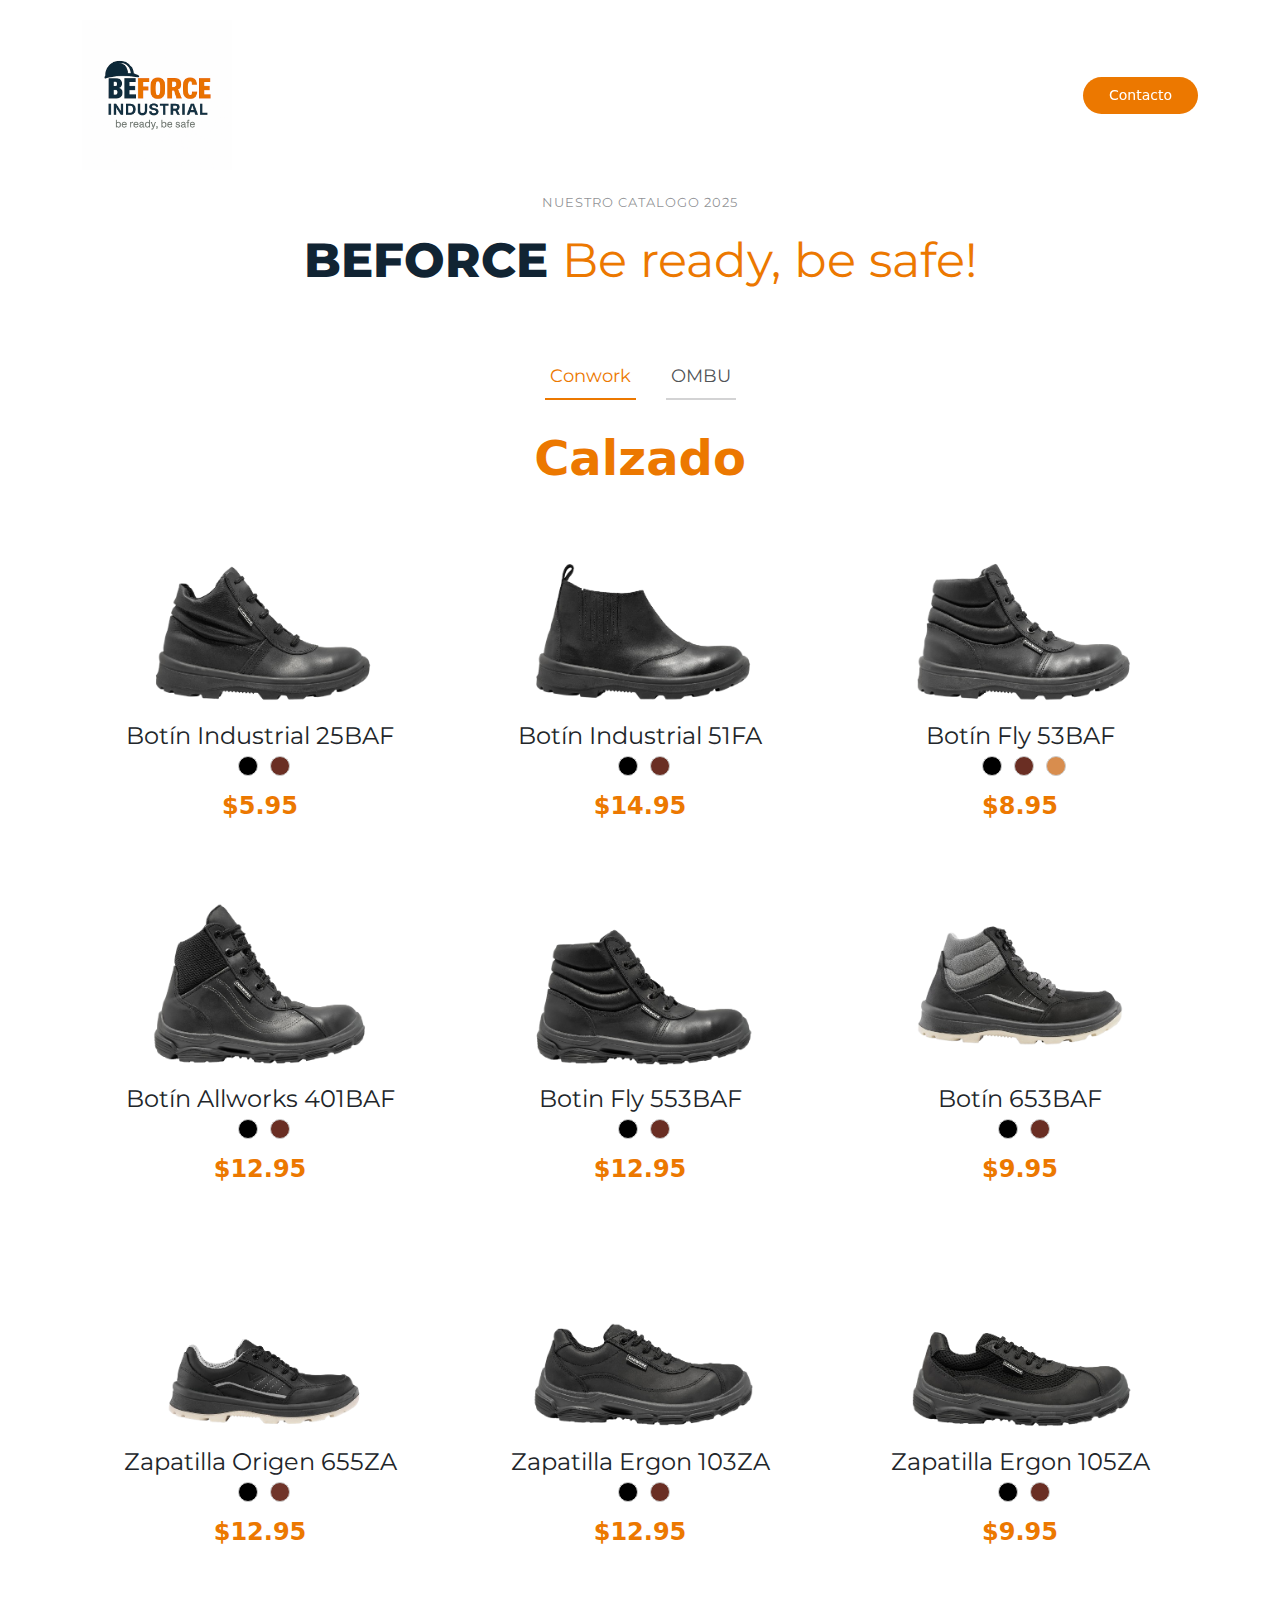
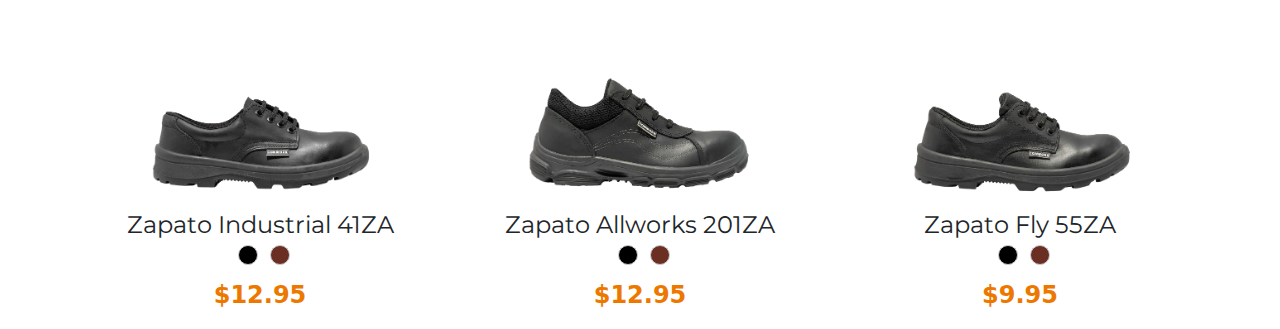
<file: industrial.html>
<!DOCTYPE html>
<html lang="es">
  <head>
    <meta charset="UTF-8" />
    <meta name="viewport" content="width=device-width, initial-scale=1" />
    <title>Beforce – Coming Soon</title>
    <link rel="stylesheet" href="assets/vendor/bootstrap/bootstrap.min.css" />
    <link rel="stylesheet" href="industrial_styles.css" />
    <!-- <link rel="stylesheet" href="https://bootstrapmade.com/assets/css/demo.css?v=52"> -->
    <link
      href="https://fonts.googleapis.com/css2?family=Roboto:ital,wght@0,100;0,300;0,400;0,500;0,700;0,900;1,100;1,300;1,400;1,500;1,700;1,900&amp;family=Inter:wght@100;200;300;400;500;600;700;800;900&amp;family=Amatic+SC:wght@400;700&amp;display=swap"
      rel="stylesheet"
    />
    <link
      href="https://fonts.googleapis.com/css2?family=Montserrat:wght@400;800&display=swap"
      rel="stylesheet"
    />
  </head>
  <body>
    <header id="header" class="header d-flex align-items-center sticky-top">
      <div
        class="container position-relative d-flex align-items-center justify-content-between"
      >
        <a
          href="index.html"
          class="logo d-flex align-items-center me-auto me-xl-0"
        >
          <!-- Uncomment the line below if you also wish to use an image logo -->
          <img src="assets/img/industrial_logo.png" alt="" />
          <!-- <h1 class="sitename">Yummy</h1> -->
          <!-- <span>.</span> -->
        </a>

        <nav id="navmenu" class="navmenu">
          <!-- <ul>
            <li><a href="#hero" class="active">Home<br></a></li>
            <li><a href="#about" class="">About</a></li>
            <li><a href="#menu" class="">Menu</a></li>
            <li><a href="#events" class="">Events</a></li>
            <li><a href="#chefs">Chefs</a></li>
            <li><a href="#gallery">Gallery</a></li>
            <li class="dropdown"><a href="#"><span>Dropdown</span> <i class="bi bi-chevron-down toggle-dropdown"></i></a>
              <ul>
                <li><a href="#">Dropdown 1</a></li>
                <li class="dropdown"><a href="#"><span>Deep Dropdown</span> <i class="bi bi-chevron-down toggle-dropdown"></i></a>
                  <ul>
                    <li><a href="#">Deep Dropdown 1</a></li>
                    <li><a href="#">Deep Dropdown 2</a></li>
                    <li><a href="#">Deep Dropdown 3</a></li>
                    <li><a href="#">Deep Dropdown 4</a></li>
                    <li><a href="#">Deep Dropdown 5</a></li>
                  </ul>
                </li>
                <li><a href="#">Dropdown 2</a></li>
                <li><a href="#">Dropdown 3</a></li>
                <li><a href="#">Dropdown 4</a></li>
              </ul>
            </li>
            <li><a href="#contact">Contact</a></li>
          </ul> -->
          <i class="mobile-nav-toggle d-xl-none bi bi-list"></i>
        </nav>

        <a class="btn-getstarted" href="index.html">Contacto</a>
      </div>
    </header>

    <section id="menu" class="menu section">
      <!-- Section Title -->
      <div
        class="container section-title aos-init aos-animate"
        data-aos="fade-up"
      >
        <h2>NUESTRO CATALOGO 2025</h2>
        <p>
          <span>BEFORCE</span>
          <span class="description-title">Be ready, be safe!</span>
        </p>
      </div>
      <!-- End Section Title -->

      <div class="container">
        <ul
          class="nav nav-tabs d-flex justify-content-center aos-init aos-animate"
          data-aos="fade-up"
          data-aos-delay="100"
          role="tablist"
        >
          <li class="nav-item" role="presentation">
            <a
              class="nav-link active show"
              data-bs-toggle="tab"
              data-bs-target="#menu-calzado"
              aria-selected="true"
              role="tab"
            >
              <h4>Conwork</h4>
            </a>
          </li>
          <!-- End tab nav item -->

          <li class="nav-item" role="presentation">
            <a
              class="nav-link"
              data-bs-toggle="tab"
              data-bs-target="#menu-breakfast"
              aria-selected="false"
              tabindex="-1"
              role="tab"
            >
              <h4>OMBU</h4> </a
            ><!-- End tab nav item -->
          </li>
          <!-- <li class="nav-item" role="presentation">
            <a
              class="nav-link"
              data-bs-toggle="tab"
              data-bs-target="#menu-lunch"
              aria-selected="false"
              tabindex="-1"
              role="tab"
            >
              <h4>Lunch</h4>
            </a>
          </li> -->
          <!-- End tab nav item -->

          <!-- <li class="nav-item" role="presentation">
            <a
              class="nav-link"
              data-bs-toggle="tab"
              data-bs-target="#menu-dinner"
              aria-selected="false"
              tabindex="-1"
              role="tab"
            >
              <h4>Dinner</h4>
            </a>
          </li> -->
          <!-- End tab nav item -->
        </ul>

        <div
          class="tab-content aos-init aos-animate"
          data-aos="fade-up"
          data-aos-delay="200"
        >
          <div
            class="tab-pane fade active show"
            id="menu-starters"
            role="tabpanel"
          >
            <div class="tab-header text-center">
              <!-- <p>Menu</p> -->
              <h3>Calzado</h3>
            </div>

            <div class="row gy-5">
              <div class="col-lg-4 menu-item">
                <a
                  href="assets/img/conwork/botines/25BAF_NEGRO.png"
                  class="glightbox"
                  ><img
                    src="assets/img/conwork/botines/25BAF_NEGRO.png"
                    class="menu-img img-fluid product-img"
                    alt=""
                /></a>
                <h4>Botín Industrial 25BAF</h4>
                <p class="ingredients">
                  <span
                    class="color-circle"
                    style="background-color: black"
                    data-color="black"
                    data-img="assets/img/conwork/botines/25BAF_NEGRO.png"
                  ></span>
                  <span
                    class="color-circle"
                    style="background-color: #6a2e23"
                    data-color="brown"
                    data-img="assets/img/conwork/botines/25BAF_CEDRO.png"
                  ></span>
                </p>
                <p class="price">$5.95</p>
              </div>
              <!-- Menu Item -->

              <div class="col-lg-4 menu-item">
                <a
                  href="assets/img/conwork/botines/51FA_NEGRO.png"
                  class="glightbox"
                  ><img
                    src="assets/img/conwork/botines/51FA_NEGRO.png"
                    class="menu-img img-fluid product-img"
                    alt=""
                /></a>
                <h4>Botín Industrial 51FA</h4>
                <p class="ingredients">
                  <span
                    class="color-circle"
                    style="background-color: black"
                    data-color="black"
                    data-img="assets/img/conwork/botines/51FA_NEGRO.png"
                  ></span>
                  <span
                    class="color-circle"
                    style="background-color: #6a2e23"
                    data-color="brown"
                    data-img="assets/img/conwork/botines/51FA_CEDRO.png"
                  ></span>
                </p>
                <p class="price">$14.95</p>
              </div>
              <!-- Menu Item -->

              <div class="col-lg-4 menu-item">
                <a
                  href="assets/img/conwork/botines/53BAF_NEGRO.png"
                  class="glightbox"
                  ><img
                    src="assets/img/conwork/botines/53BAF_NEGRO.png"
                    class="menu-img img-fluid product-img"
                    alt=""
                /></a>
                <h4>Botín Fly 53BAF</h4>
                <p class="ingredients">
                  <span
                    class="color-circle"
                    style="background-color: black"
                    data-color="black"
                    data-img="assets/img/conwork/botines/53BAF_NEGRO.png"
                  ></span>
                  <span
                    class="color-circle"
                    style="background-color: #6a2e23"
                    data-color="brown"
                    data-img="assets/img/conwork/botines/53BAF_CEDRO.png"
                  ></span>
                  <span
                    class="color-circle"
                    style="background-color: #d88d4e"
                    data-color="camel"
                    data-img="assets/img/conwork/botines/53BAF_CAMEL.png"
                  ></span>
                </p>
                <p class="price">$8.95</p>
              </div>
              <!-- Menu Item -->

              <div class="col-lg-4 menu-item">
                <a
                  href="assets/img/conwork/botines/401BAF_NEGRO.png"
                  class="glightbox"
                  ><img
                    src="assets/img/conwork/botines/401BAF_NEGRO.png"
                    class="menu-img img-fluid product-img"
                    alt=""
                /></a>
                <h4>Botín Allworks 401BAF</h4>
                <p class="ingredients">
                  <span
                    class="color-circle"
                    style="background-color: black"
                    data-color="black"
                    data-img="assets/img/conwork/botines/401BAF_NEGRO.png"
                  ></span>
                  <span
                    class="color-circle"
                    style="background-color: #6a2e23"
                    data-color="brown"
                    data-img="assets/img/conwork/botines/401BAF_CEDRO.png"
                  ></span>
                </p>
                <p class="price">$12.95</p>
              </div>
              <!-- Menu Item -->

              <div class="col-lg-4 menu-item">
                <a
                  href="assets/img/conwork/botines/553BAF_NEGRO.png"
                  class="glightbox"
                  ><img
                    src="assets/img/conwork/botines/553BAF_NEGRO.png"
                    class="menu-img img-fluid product-img"
                    alt=""
                /></a>
                <h4>Botin Fly 553BAF</h4>
                <p class="ingredients">
                  <span
                    class="color-circle"
                    style="background-color: black"
                    data-color="black"
                    data-img="assets/img/conwork/botines/553BAF_NEGRO.png"
                  ></span>
                  <span
                    class="color-circle"
                    style="background-color: #6a2e23"
                    data-color="brown"
                    data-img="assets/img/conwork/botines/553BAF_CEDRO.png"
                  ></span>
                </p>
                <p class="price">$12.95</p>
              </div>
              <!-- Menu Item -->

              <div class="col-lg-4 menu-item">
                <a
                  href="assets/img/conwork/botines/653BAF_NEGROGRIS.png"
                  class="glightbox"
                  ><img
                    src="assets/img/conwork/botines/653BAF_NEGROGRIS.png"
                    class="menu-img img-fluid product-img"
                    alt=""
                /></a>
                <h4>Botín 653BAF</h4>
                <p class="ingredients">
                  <span
                    class="color-circle"
                    style="background-color: black"
                    data-color="black"
                    data-img="assets/img/conwork/botines/653BAF_NEGROGRIS.png"
                  ></span>
                  <span
                    class="color-circle"
                    style="background-color: #6a2e23"
                    data-color="brown"
                    data-img="assets/img/conwork/botines/653BAF_CHOCO.png"
                  ></span>
                </p>
                <p class="price">$9.95</p>
              </div>
              <!-- Menu Item -->

              <div class="col-lg-4 menu-item">
                <a
                  href="assets/img/conwork/zapatilla/655ZA_NEGROGRIS.png"
                  class="glightbox"
                  ><img
                    src="assets/img/conwork/zapatilla/655ZA_NEGROGRIS.png"
                    class="menu-img img-fluid product-img"
                    alt=""
                /></a>
                <h4>Zapatilla Origen 655ZA</h4>
                <p class="ingredients">
                  <span
                    class="color-circle"
                    style="background-color: black"
                    data-color="black"
                    data-img="assets/img/conwork/zapatilla/655ZA_NEGROGRIS.png"
                  ></span>
                  <span
                    class="color-circle"
                    style="background-color: #70352a"
                    data-color="brown"
                    data-img="assets/img/conwork/zapatilla/655ZA_CHOCO.png"
                  ></span>
                </p>
                <p class="price">$12.95</p>
              </div>
              <!-- Menu Item -->

              <div class="col-lg-4 menu-item">
                <a
                  href="assets/img/conwork/zapatilla/103ZA_NEGRO.png"
                  class="glightbox"
                  ><img
                    src="assets/img/conwork/zapatilla/103ZA_NEGRO.png"
                    class="menu-img img-fluid product-img"
                    alt=""
                /></a>
                <h4>Zapatilla Ergon 103ZA</h4>
                <p class="ingredients">
                  <span
                    class="color-circle"
                    style="background-color: black"
                    data-color="black"
                    data-img="assets/img/conwork/zapatilla/103ZA_NEGRO.png"
                  ></span>
                  <span
                    class="color-circle"
                    style="background-color: #6a2e23"
                    data-color="brown"
                    data-img="assets/img/conwork/zapatilla/103ZA_CEDRO.png"
                  ></span>
                </p>
                <p class="price">$12.95</p>
              </div>
              <!-- Menu Item -->

              <div class="col-lg-4 menu-item">
                <a
                  href="assets/img/conwork/zapatilla/105ZA_NEGRO.png"
                  class="glightbox"
                  ><img
                    src="assets/img/conwork/zapatilla/105ZA_NEGRO.png"
                    class="menu-img img-fluid product-img"
                    alt=""
                /></a>
                <h4>Zapatilla Ergon 105ZA</h4>
                <p class="ingredients">
                  <span
                    class="color-circle"
                    style="background-color: black"
                    data-color="black"
                    data-img="assets/img/conwork/zapatilla/105ZA_NEGRO.png"
                  ></span>
                  <span
                    class="color-circle"
                    style="background-color: #6a2e23"
                    data-color="brown"
                    data-img="assets/img/conwork/zapatilla/105ZA_CEDRO.png"
                  ></span>
                </p>
                <p class="price">$9.95</p>
              </div>
              <!-- Menu Item -->

              <div class="col-lg-4 menu-item">
                <a
                  href="assets/img/conwork/zapatos/41ZA_NEGRO.png"
                  class="glightbox"
                  ><img
                    src="assets/img/conwork/zapatos/41ZA_NEGRO.png"
                    class="menu-img img-fluid product-img"
                    alt=""
                /></a>
                <h4>Zapato Industrial 41ZA</h4>
                <p class="ingredients">
                  <span
                    class="color-circle"
                    style="background-color: black"
                    data-color="black"
                    data-img="assets/img/conwork/zapatos/41ZA_NEGRO.png"
                  ></span>
                  <span
                    class="color-circle"
                    style="background-color: #6a2e23"
                    data-color="brown"
                    data-img="assets/img/conwork/zapatos/41ZA_cedro.png"
                  ></span>
                </p>
                <p class="price">$12.95</p>
              </div>
              <!-- Menu Item -->

              <div class="col-lg-4 menu-item">
                <a
                  href="assets/img/conwork/zapatos/201ZA_negro.png"
                  class="glightbox"
                  ><img
                    src="assets/img/conwork/zapatos/201ZA_negro.png"
                    class="menu-img img-fluid product-img"
                    alt=""
                /></a>
                <h4>Zapato Allworks 201ZA</h4>
                <p class="ingredients">
                  <span
                  class="color-circle"
                  style="background-color: black"
                  data-color="black"
                  data-img="assets/img/conwork/zapatos/201ZA_negro.png"
                ></span>
                <span
                  class="color-circle"
                  style="background-color: #6a2e23"
                  data-color="brown"
                  data-img="assets/img/conwork/zapatos/201ZA_cedro.png"
                ></span>
                </p>
                <p class="price">$12.95</p>
              </div>
              <!-- Menu Item -->

              <div class="col-lg-4 menu-item">
                <a
                  href="assets/img/conwork/zapatos/55ZA_negro.png"
                  class="glightbox"
                  ><img
                    src="assets/img/conwork/zapatos/55ZA_negro.png"
                    class="menu-img img-fluid product-img"
                    alt=""
                /></a>
                <h4>Zapato Fly 55ZA</h4>
                <p class="ingredients">
                  <span
                  class="color-circle"
                  style="background-color: black"
                  data-color="black"
                  data-img="assets/img/conwork/zapatos/55ZA_negro.png"
                ></span>
                <span
                  class="color-circle"
                  style="background-color: #6a2e23"
                  data-color="brown"
                  data-img="assets/img/conwork/zapatos/55ZA_cedro.png"
                ></span>
                </p>
                <p class="price">$9.95</p>
              </div>
              <!-- Menu Item -->
            </div>
          </div>
          <!-- End Starter Menu Content -->

          <div class="tab-pane fade" id="menu-breakfast" role="tabpanel">
            <div class="tab-header text-center">
              <p>Menu</p>
              <h3>Breakfast</h3>
            </div>

            <div class="row gy-5">
              <div class="col-lg-4 menu-item">
                <a
                  href="assets/img/conwork/botines/25BAF_NEGRO.png"
                  class="glightbox"
                  ><img
                    src="assets/img/conwork/botines/25BAF_NEGRO.png"
                    class="menu-img img-fluid product-img"
                    alt=""
                /></a>
                <h4>Magnam Tiste</h4>
                <p class="ingredients">Color: Negro</p>
                <p class="price">$5.95</p>
              </div>
              <!-- Menu Item -->

              <div class="col-lg-4 menu-item">
                <a
                  href="assets/img/conwork/botines/25BAF_NEGRO.png"
                  class="glightbox"
                  ><img
                    src="assets/img/conwork/botines/25BAF_NEGRO.png"
                    class="menu-img img-fluid product-img"
                    alt=""
                /></a>
                <h4>Aut Luia</h4>
                <p class="ingredients">Color: Negro</p>
                <p class="price">$14.95</p>
              </div>
              <!-- Menu Item -->

              <div class="col-lg-4 menu-item">
                <a
                  href="assets/img/conwork/botines/25BAF_NEGRO.png"
                  class="glightbox"
                  ><img
                    src="assets/img/conwork/botines/25BAF_NEGRO.png"
                    class="menu-img img-fluid product-img"
                    alt=""
                /></a>
                <h4>Zapato</h4>
                <p class="ingredients">Color: Negro</p>
                <p class="price">$8.95</p>
              </div>
              <!-- Menu Item -->

              <div class="col-lg-4 menu-item">
                <a
                  href="assets/img/conwork/botines/25BAF_NEGRO.png"
                  class="glightbox"
                  ><img
                    src="assets/img/conwork/botines/25BAF_NEGRO.png"
                    class="menu-img img-fluid product-img"
                    alt=""
                /></a>
                <h4>Eos Luibusdam</h4>
                <p class="ingredients">Color: Negro</p>
                <p class="price">$12.95</p>
              </div>
              <!-- Menu Item -->

              <div class="col-lg-4 menu-item">
                <a
                  href="assets/img/conwork/botines/25BAF_NEGRO.png"
                  class="glightbox"
                  ><img
                    src="assets/img/conwork/botines/25BAF_NEGRO.png"
                    class="menu-img img-fluid product-img"
                    alt=""
                /></a>
                <h4>Eos Luibusdam</h4>
                <p class="ingredients">Color: Negro</p>
                <p class="price">$12.95</p>
              </div>
              <!-- Menu Item -->

              <div class="col-lg-4 menu-item">
                <a
                  href="assets/img/conwork/botines/25BAF_NEGRO.png"
                  class="glightbox"
                  ><img
                    src="assets/img/conwork/botines/25BAF_NEGRO.png"
                    class="menu-img img-fluid product-img"
                    alt=""
                /></a>
                <h4>Laboriosam Direva</h4>
                <p class="ingredients">Color: Negro</p>
                <p class="price">$9.95</p>
              </div>
              <!-- Menu Item -->
            </div>
          </div>
          <!-- End Breakfast Menu Content -->

          <div class="tab-pane fade" id="menu-lunch" role="tabpanel">
            <div class="tab-header text-center">
              <p>Menu</p>
              <h3>Lunch</h3>
            </div>

            <div class="row gy-5">
              <div class="col-lg-4 menu-item">
                <a
                  href="assets/img/conwork/botines/25BAF_NEGRO.png"
                  class="glightbox"
                  ><img
                    src="assets/img/conwork/botines/25BAF_NEGRO.png"
                    class="menu-img img-fluid product-img"
                    alt=""
                /></a>
                <h4>Magnam Tiste</h4>
                <p class="ingredients">Color: Negro</p>
                <p class="price">$5.95</p>
              </div>
              <!-- Menu Item -->

              <div class="col-lg-4 menu-item">
                <a
                  href="assets/img/conwork/botines/25BAF_NEGRO.png"
                  class="glightbox"
                  ><img
                    src="assets/img/conwork/botines/25BAF_NEGRO.png"
                    class="menu-img img-fluid product-img"
                    alt=""
                /></a>
                <h4>Aut Luia</h4>
                <p class="ingredients">Color: Negro</p>
                <p class="price">$14.95</p>
              </div>
              <!-- Menu Item -->

              <div class="col-lg-4 menu-item">
                <a
                  href="assets/img/conwork/botines/25BAF_NEGRO.png"
                  class="glightbox"
                  ><img
                    src="assets/img/conwork/botines/25BAF_NEGRO.png"
                    class="menu-img img-fluid product-img"
                    alt=""
                /></a>
                <h4>Zapato</h4>
                <p class="ingredients">Color: Negro</p>
                <p class="price">$8.95</p>
              </div>
              <!-- Menu Item -->

              <div class="col-lg-4 menu-item">
                <a
                  href="assets/img/conwork/botines/25BAF_NEGRO.png"
                  class="glightbox"
                  ><img
                    src="assets/img/conwork/botines/25BAF_NEGRO.png"
                    class="menu-img img-fluid product-img"
                    alt=""
                /></a>
                <h4>Eos Luibusdam</h4>
                <p class="ingredients">Color: Negro</p>
                <p class="price">$12.95</p>
              </div>
              <!-- Menu Item -->

              <div class="col-lg-4 menu-item">
                <a
                  href="assets/img/conwork/botines/25BAF_NEGRO.png"
                  class="glightbox"
                  ><img
                    src="assets/img/conwork/botines/25BAF_NEGRO.png"
                    class="menu-img img-fluid product-img"
                    alt=""
                /></a>
                <h4>Eos Luibusdam</h4>
                <p class="ingredients">Color: Negro</p>
                <p class="price">$12.95</p>
              </div>
              <!-- Menu Item -->

              <div class="col-lg-4 menu-item">
                <a
                  href="assets/img/conwork/botines/25BAF_NEGRO.png"
                  class="glightbox"
                  ><img
                    src="assets/img/conwork/botines/25BAF_NEGRO.png"
                    class="menu-img img-fluid product-img"
                    alt=""
                /></a>
                <h4>Laboriosam Direva</h4>
                <p class="ingredients">Color: Negro</p>
                <p class="price">$9.95</p>
              </div>
              <!-- Menu Item -->
            </div>
          </div>
          <!-- End Lunch Menu Content -->

          <div class="tab-pane fade" id="menu-dinner" role="tabpanel">
            <div class="tab-header text-center">
              <p>Menu</p>
              <h3>Dinner</h3>
            </div>

            <div class="row gy-5">
              <div class="col-lg-4 menu-item">
                <a
                  href="assets/img/conwork/botines/25BAF_NEGRO.png"
                  class="glightbox"
                  ><img
                    src="assets/img/conwork/botines/25BAF_NEGRO.png"
                    class="menu-img img-fluid product-img"
                    alt=""
                /></a>
                <h4>Magnam Tiste</h4>
                <p class="ingredients">Color: Negro</p>
                <p class="price">$5.95</p>
              </div>
              <!-- Menu Item -->

              <div class="col-lg-4 menu-item">
                <a
                  href="assets/img/conwork/botines/25BAF_NEGRO.png"
                  class="glightbox"
                  ><img
                    src="assets/img/conwork/botines/25BAF_NEGRO.png"
                    class="menu-img img-fluid product-img"
                    alt=""
                /></a>
                <h4>Aut Luia</h4>
                <p class="ingredients">Color: Negro</p>
                <p class="price">$14.95</p>
              </div>
              <!-- Menu Item -->

              <div class="col-lg-4 menu-item">
                <a
                  href="assets/img/conwork/botines/25BAF_NEGRO.png"
                  class="glightbox"
                  ><img
                    src="assets/img/conwork/botines/25BAF_NEGRO.png"
                    class="menu-img img-fluid product-img"
                    alt=""
                /></a>
                <h4>Zapato</h4>
                <p class="ingredients">Color: Negro</p>
                <p class="price">$8.95</p>
              </div>
              <!-- Menu Item -->

              <div class="col-lg-4 menu-item">
                <a
                  href="assets/img/conwork/botines/25BAF_NEGRO.png"
                  class="glightbox"
                  ><img
                    src="assets/img/conwork/botines/25BAF_NEGRO.png"
                    class="menu-img img-fluid product-img"
                    alt=""
                /></a>
                <h4>Eos Luibusdam</h4>
                <p class="ingredients">Color: Negro</p>
                <p class="price">$12.95</p>
              </div>
              <!-- Menu Item -->

              <div class="col-lg-4 menu-item">
                <a
                  href="assets/img/conwork/botines/25BAF_NEGRO.png"
                  class="glightbox"
                  ><img
                    src="assets/img/conwork/botines/25BAF_NEGRO.png"
                    class="menu-img img-fluid product-img"
                    alt=""
                /></a>
                <h4>Eos Luibusdam</h4>
                <p class="ingredients">Color: Negro</p>
                <p class="price">$12.95</p>
              </div>
              <!-- Menu Item -->

              <div class="col-lg-4 menu-item">
                <a
                  href="assets/img/conwork/botines/25BAF_NEGRO.png"
                  class="glightbox"
                  ><img
                    src="assets/img/conwork/botines/25BAF_NEGRO.png"
                    class="menu-img img-fluid product-img"
                    alt=""
                /></a>
                <h4>Laboriosam Direva</h4>
                <p class="ingredients">Color: Negro</p>
                <p class="price">$9.95</p>
              </div>
              <!-- Menu Item -->
            </div>
          </div>
          <!-- End Dinner Menu Content -->
        </div>
      </div>
    </section>

    <script src="assets/vendor/bootstrap/bootstrap.bundle.min.js"></script>
    <script src="industrial.js"></script>
  </body>
</html>
</file>
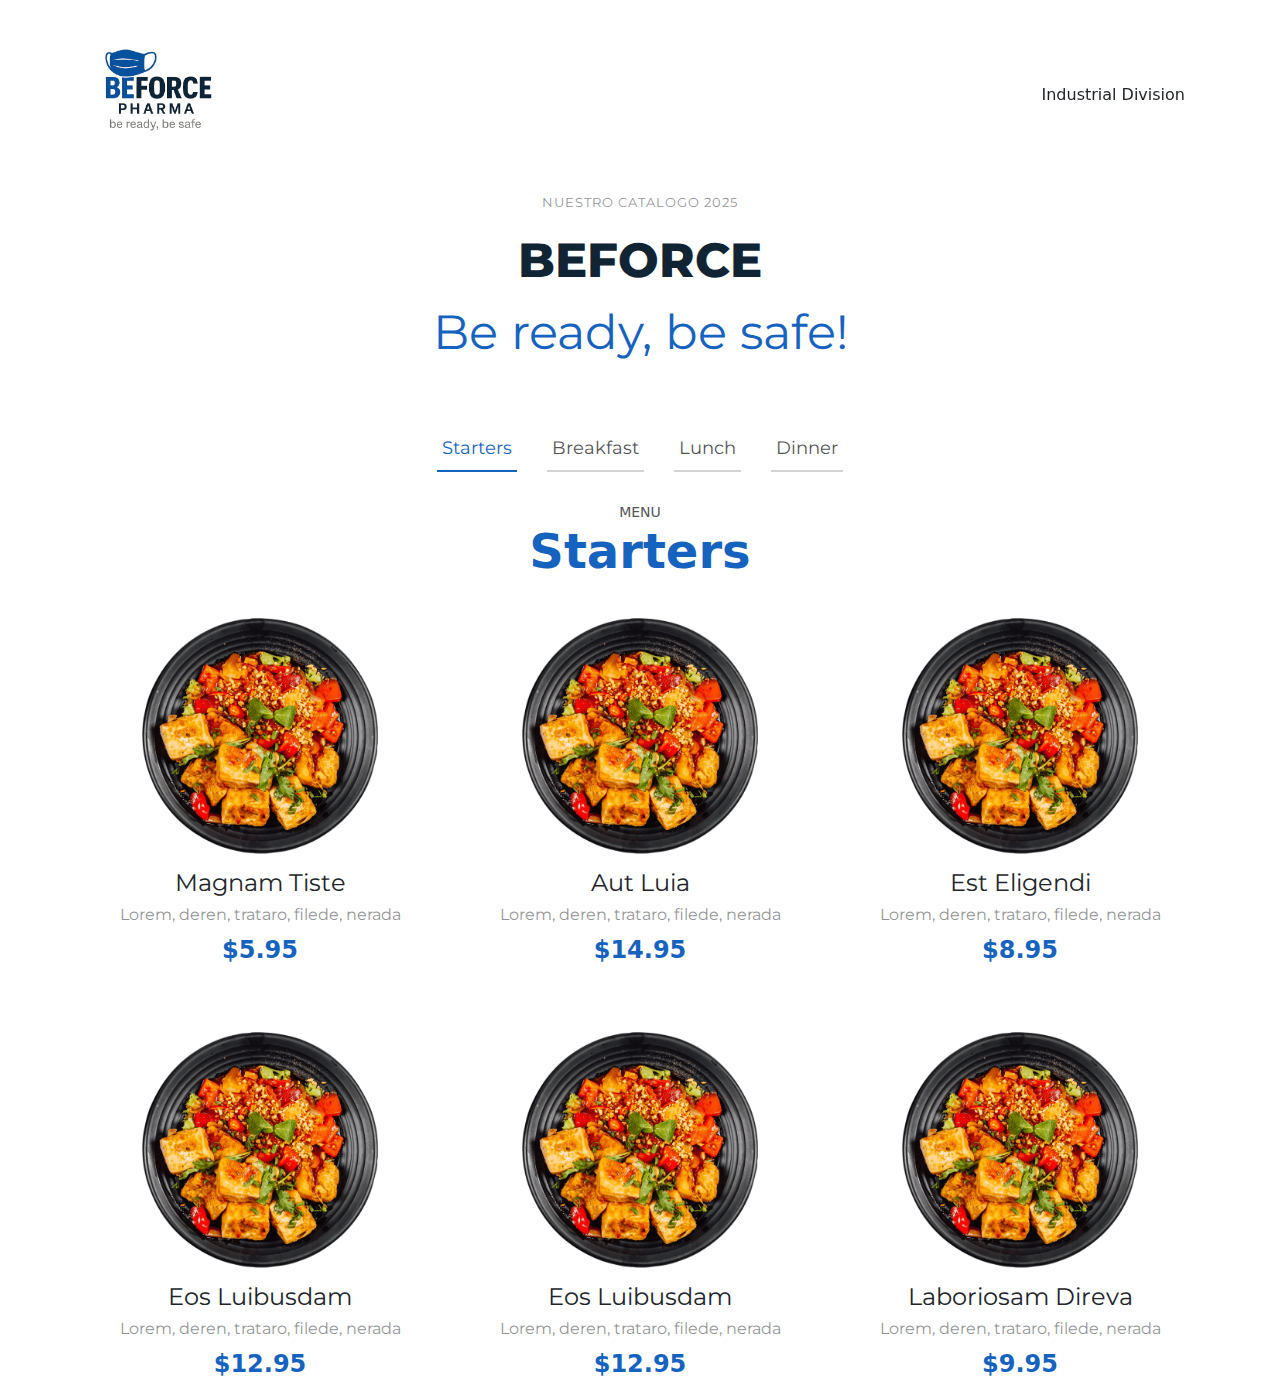
<file: pharma.html>
<!DOCTYPE html>
<html lang="es">
  <head>
    <meta charset="UTF-8" />
    <meta name="viewport" content="width=device-width, initial-scale=1" />
    <title>Beforce – Coming Soon</title>
    <link rel="stylesheet" href="assets/vendor/bootstrap/bootstrap.min.css" />
    <link rel="stylesheet" href="pharma_styles.css" />
    <link
      href="https://fonts.googleapis.com/css2?family=Roboto:ital,wght@0,100;0,300;0,400;0,500;0,700;0,900;1,100;1,300;1,400;1,500;1,700;1,900&amp;family=Inter:wght@100;200;300;400;500;600;700;800;900&amp;family=Amatic+SC:wght@400;700&amp;display=swap"
      rel="stylesheet"
    />
    <link
      href="https://fonts.googleapis.com/css2?family=Montserrat:wght@400;800&display=swap"
      rel="stylesheet"
    />
  </head>
  <body>
    <header id="header" class="header d-flex align-items-center sticky-top">
      <div
        class="container position-relative d-flex align-items-center justify-content-between"
      >
        <a
          href="index.html"
          class="logo d-flex align-items-center me-auto me-xl-0"
        >
          <img src="assets/img/pharma_logo-removebg-preview.png" alt="" />
        </a>

        <nav id="navmenu" class="navmenu">
          <!-- <ul>
            <li><a href="#hero" class="active">Home<br></a></li>
            <li><a href="#about" class="">About</a></li>
            <li><a href="#menu" class="">Menu</a></li>
            <li><a href="#events" class="">Events</a></li>
            <li><a href="#chefs">Chefs</a></li>
            <li><a href="#gallery">Gallery</a></li>
            <li class="dropdown"><a href="#"><span>Dropdown</span> <i class="bi bi-chevron-down toggle-dropdown"></i></a>
              <ul>
                <li><a href="#">Dropdown 1</a></li>
                <li class="dropdown"><a href="#"><span>Deep Dropdown</span> <i class="bi bi-chevron-down toggle-dropdown"></i></a>
                  <ul>
                    <li><a href="#">Deep Dropdown 1</a></li>
                    <li><a href="#">Deep Dropdown 2</a></li>
                    <li><a href="#">Deep Dropdown 3</a></li>
                    <li><a href="#">Deep Dropdown 4</a></li>
                    <li><a href="#">Deep Dropdown 5</a></li>
                  </ul>
                </li>
                <li><a href="#">Dropdown 2</a></li>
                <li><a href="#">Dropdown 3</a></li>
                <li><a href="#">Dropdown 4</a></li>
              </ul>
            </li>
            <li><a href="#contact">Contact</a></li>
          </ul> -->
          <i class="mobile-nav-toggle d-xl-none bi bi-list"></i>
        </nav>

        <a class="btn btn--industrial" href="industrial.html"
          >Industrial Division</a
        >
      </div>
    </header>

    <section id="menu" class="menu section">
      <div
        class="container section-title aos-init aos-animate"
        data-aos="fade-up"
      >
        <h2>NUESTRO CATALOGO 2025</h2>
        <p>
          <span>BEFORCE</span><br />
          <span class="description-title">Be ready, be safe!</span>
        </p>
      </div>

      <div class="container">
        <ul
          class="nav nav-tabs d-flex justify-content-center aos-init aos-animate"
          data-aos="fade-up"
          data-aos-delay="100"
          role="tablist"
        >
          <li class="nav-item" role="presentation">
            <a
              class="nav-link active show"
              data-bs-toggle="tab"
              data-bs-target="#menu-starters"
              aria-selected="true"
              role="tab"
            >
              <h4>Starters</h4>
            </a>
          </li>

          <li class="nav-item" role="presentation">
            <a
              class="nav-link"
              data-bs-toggle="tab"
              data-bs-target="#menu-breakfast"
              aria-selected="false"
              tabindex="-1"
              role="tab"
            >
              <h4>Breakfast</h4>
            </a>
          </li>
          <li class="nav-item" role="presentation">
            <a
              class="nav-link"
              data-bs-toggle="tab"
              data-bs-target="#menu-lunch"
              aria-selected="false"
              tabindex="-1"
              role="tab"
            >
              <h4>Lunch</h4>
            </a>
          </li>

          <li class="nav-item" role="presentation">
            <a
              class="nav-link"
              data-bs-toggle="tab"
              data-bs-target="#menu-dinner"
              aria-selected="false"
              tabindex="-1"
              role="tab"
            >
              <h4>Dinner</h4>
            </a>
          </li>
        </ul>

        <div
          class="tab-content aos-init aos-animate"
          data-aos="fade-up"
          data-aos-delay="200"
        >
          <div
            class="tab-pane fade active show"
            id="menu-starters"
            role="tabpanel"
          >
            <div class="tab-header text-center">
              <p>Menu</p>
              <h3>Starters</h3>
            </div>

            <div class="row gy-5">
              <div class="col-lg-4 menu-item">
                <a href="assets/img/menu-item-1.png" class="glightbox"
                  ><img
                    src="assets/img/menu-item-1.png"
                    class="menu-img img-fluid"
                    alt=""
                /></a>
                <h4>Magnam Tiste</h4>
                <p class="ingredients">Lorem, deren, trataro, filede, nerada</p>
                <p class="price">$5.95</p>
              </div>

              <div class="col-lg-4 menu-item">
                <a href="assets/img/menu-item-1.png" class="glightbox"
                  ><img
                    src="assets/img/menu-item-1.png"
                    class="menu-img img-fluid"
                    alt=""
                /></a>
                <h4>Aut Luia</h4>
                <p class="ingredients">Lorem, deren, trataro, filede, nerada</p>
                <p class="price">$14.95</p>
              </div>

              <div class="col-lg-4 menu-item">
                <a href="assets/img/menu-item-1.png" class="glightbox"
                  ><img
                    src="assets/img/menu-item-1.png"
                    class="menu-img img-fluid"
                    alt=""
                /></a>
                <h4>Est Eligendi</h4>
                <p class="ingredients">Lorem, deren, trataro, filede, nerada</p>
                <p class="price">$8.95</p>
              </div>

              <div class="col-lg-4 menu-item">
                <a href="assets/img/menu-item-1.png" class="glightbox"
                  ><img
                    src="assets/img/menu-item-1.png"
                    class="menu-img img-fluid"
                    alt=""
                /></a>
                <h4>Eos Luibusdam</h4>
                <p class="ingredients">Lorem, deren, trataro, filede, nerada</p>
                <p class="price">$12.95</p>
              </div>

              <div class="col-lg-4 menu-item">
                <a href="assets/img/menu-item-1.png" class="glightbox"
                  ><img
                    src="assets/img/menu-item-1.png"
                    class="menu-img img-fluid"
                    alt=""
                /></a>
                <h4>Eos Luibusdam</h4>
                <p class="ingredients">Lorem, deren, trataro, filede, nerada</p>
                <p class="price">$12.95</p>
              </div>

              <div class="col-lg-4 menu-item">
                <a href="assets/img/menu-item-1.png" class="glightbox"
                  ><img
                    src="assets/img/menu-item-1.png"
                    class="menu-img img-fluid"
                    alt=""
                /></a>
                <h4>Laboriosam Direva</h4>
                <p class="ingredients">Lorem, deren, trataro, filede, nerada</p>
                <p class="price">$9.95</p>
              </div>
            </div>
          </div>
          <!-- End Starter Menu Content -->

          <div class="tab-pane fade" id="menu-breakfast" role="tabpanel">
            <div class="tab-header text-center">
              <p>Menu</p>
              <h3>Breakfast</h3>
            </div>

            <div class="row gy-5">
              <div class="col-lg-4 menu-item">
                <a href="assets/img/menu-item-1.png" class="glightbox"
                  ><img
                    src="assets/img/menu-item-1.png"
                    class="menu-img img-fluid"
                    alt=""
                /></a>
                <h4>Magnam Tiste</h4>
                <p class="ingredients">Lorem, deren, trataro, filede, nerada</p>
                <p class="price">$5.95</p>
              </div>

              <div class="col-lg-4 menu-item">
                <a href="assets/img/menu-item-1.png" class="glightbox"
                  ><img
                    src="assets/img/menu-item-1.png"
                    class="menu-img img-fluid"
                    alt=""
                /></a>
                <h4>Aut Luia</h4>
                <p class="ingredients">Lorem, deren, trataro, filede, nerada</p>
                <p class="price">$14.95</p>
              </div>

              <div class="col-lg-4 menu-item">
                <a href="assets/img/menu-item-1.png" class="glightbox"
                  ><img
                    src="assets/img/menu-item-1.png"
                    class="menu-img img-fluid"
                    alt=""
                /></a>
                <h4>Est Eligendi</h4>
                <p class="ingredients">Lorem, deren, trataro, filede, nerada</p>
                <p class="price">$8.95</p>
              </div>

              <div class="col-lg-4 menu-item">
                <a href="assets/img/menu-item-1.png" class="glightbox"
                  ><img
                    src="assets/img/menu-item-1.png"
                    class="menu-img img-fluid"
                    alt=""
                /></a>
                <h4>Eos Luibusdam</h4>
                <p class="ingredients">Lorem, deren, trataro, filede, nerada</p>
                <p class="price">$12.95</p>
              </div>

              <div class="col-lg-4 menu-item">
                <a href="assets/img/menu-item-1.png" class="glightbox"
                  ><img
                    src="assets/img/menu-item-1.png"
                    class="menu-img img-fluid"
                    alt=""
                /></a>
                <h4>Eos Luibusdam</h4>
                <p class="ingredients">Lorem, deren, trataro, filede, nerada</p>
                <p class="price">$12.95</p>
              </div>

              <div class="col-lg-4 menu-item">
                <a href="assets/img/menu-item-1.png" class="glightbox"
                  ><img
                    src="assets/img/menu-item-1.png"
                    class="menu-img img-fluid"
                    alt=""
                /></a>
                <h4>Laboriosam Direva</h4>
                <p class="ingredients">Lorem, deren, trataro, filede, nerada</p>
                <p class="price">$9.95</p>
              </div>
            </div>
          </div>
          <!-- End Breakfast Menu Content -->

          <div class="tab-pane fade" id="menu-lunch" role="tabpanel">
            <div class="tab-header text-center">
              <p>Menu</p>
              <h3>Lunch</h3>
            </div>

            <div class="row gy-5">
              <div class="col-lg-4 menu-item">
                <a href="assets/img/menu-item-1.png" class="glightbox"
                  ><img
                    src="assets/img/menu-item-1.png"
                    class="menu-img img-fluid"
                    alt=""
                /></a>
                <h4>Magnam Tiste</h4>
                <p class="ingredients">Lorem, deren, trataro, filede, nerada</p>
                <p class="price">$5.95</p>
              </div>

              <div class="col-lg-4 menu-item">
                <a href="assets/img/menu-item-1.png" class="glightbox"
                  ><img
                    src="assets/img/menu-item-1.png"
                    class="menu-img img-fluid"
                    alt=""
                /></a>
                <h4>Aut Luia</h4>
                <p class="ingredients">Lorem, deren, trataro, filede, nerada</p>
                <p class="price">$14.95</p>
              </div>

              <div class="col-lg-4 menu-item">
                <a href="assets/img/menu-item-1.png" class="glightbox"
                  ><img
                    src="assets/img/menu-item-1.png"
                    class="menu-img img-fluid"
                    alt=""
                /></a>
                <h4>Est Eligendi</h4>
                <p class="ingredients">Lorem, deren, trataro, filede, nerada</p>
                <p class="price">$8.95</p>
              </div>

              <div class="col-lg-4 menu-item">
                <a href="assets/img/menu-item-1.png" class="glightbox"
                  ><img
                    src="assets/img/menu-item-1.png"
                    class="menu-img img-fluid"
                    alt=""
                /></a>
                <h4>Eos Luibusdam</h4>
                <p class="ingredients">Lorem, deren, trataro, filede, nerada</p>
                <p class="price">$12.95</p>
              </div>

              <div class="col-lg-4 menu-item">
                <a href="assets/img/menu-item-1.png" class="glightbox"
                  ><img
                    src="assets/img/menu-item-1.png"
                    class="menu-img img-fluid"
                    alt=""
                /></a>
                <h4>Eos Luibusdam</h4>
                <p class="ingredients">Lorem, deren, trataro, filede, nerada</p>
                <p class="price">$12.95</p>
              </div>

              <div class="col-lg-4 menu-item">
                <a href="assets/img/menu-item-1.png" class="glightbox"
                  ><img
                    src="assets/img/menu-item-1.png"
                    class="menu-img img-fluid"
                    alt=""
                /></a>
                <h4>Laboriosam Direva</h4>
                <p class="ingredients">Lorem, deren, trataro, filede, nerada</p>
                <p class="price">$9.95</p>
              </div>
            </div>
          </div>
          <!-- End Lunch Menu Content -->

          <div class="tab-pane fade" id="menu-dinner" role="tabpanel">
            <div class="tab-header text-center">
              <p>Menu</p>
              <h3>Dinner</h3>
            </div>

            <div class="row gy-5">
              <div class="col-lg-4 menu-item">
                <a href="assets/img/menu-item-1.png" class="glightbox"
                  ><img
                    src="assets/img/menu-item-1.png"
                    class="menu-img img-fluid"
                    alt=""
                /></a>
                <h4>Magnam Tiste</h4>
                <p class="ingredients">Lorem, deren, trataro, filede, nerada</p>
                <p class="price">$5.95</p>
              </div>

              <div class="col-lg-4 menu-item">
                <a href="assets/img/menu-item-1.png" class="glightbox"
                  ><img
                    src="assets/img/menu-item-1.png"
                    class="menu-img img-fluid"
                    alt=""
                /></a>
                <h4>Aut Luia</h4>
                <p class="ingredients">Lorem, deren, trataro, filede, nerada</p>
                <p class="price">$14.95</p>
              </div>

              <div class="col-lg-4 menu-item">
                <a href="assets/img/menu-item-1.png" class="glightbox"
                  ><img
                    src="assets/img/menu-item-1.png"
                    class="menu-img img-fluid"
                    alt=""
                /></a>
                <h4>Est Eligendi</h4>
                <p class="ingredients">Lorem, deren, trataro, filede, nerada</p>
                <p class="price">$8.95</p>
              </div>

              <div class="col-lg-4 menu-item">
                <a href="assets/img/menu-item-1.png" class="glightbox"
                  ><img
                    src="assets/img/menu-item-1.png"
                    class="menu-img img-fluid"
                    alt=""
                /></a>
                <h4>Eos Luibusdam</h4>
                <p class="ingredients">Lorem, deren, trataro, filede, nerada</p>
                <p class="price">$12.95</p>
              </div>

              <div class="col-lg-4 menu-item">
                <a href="assets/img/menu-item-1.png" class="glightbox"
                  ><img
                    src="assets/img/menu-item-1.png"
                    class="menu-img img-fluid"
                    alt=""
                /></a>
                <h4>Eos Luibusdam</h4>
                <p class="ingredients">Lorem, deren, trataro, filede, nerada</p>
                <p class="price">$12.95</p>
              </div>

              <div class="col-lg-4 menu-item">
                <a href="assets/img/menu-item-1.png" class="glightbox"
                  ><img
                    src="assets/img/menu-item-1.png"
                    class="menu-img img-fluid"
                    alt=""
                /></a>
                <h4>Laboriosam Direva</h4>
                <p class="ingredients">Lorem, deren, trataro, filede, nerada</p>
                <p class="price">$9.95</p>
              </div>
            </div>
          </div>
          <!-- End Dinner Menu Content -->
        </div>
      </div>
    </section>

    <script src="assets/vendor/bootstrap/bootstrap.bundle.min.js"></script>
    <script src="main.js"></script>
  </body>
</html>
</file>
<file: industrial_styles.css>
:root {
  scroll-behavior: smooth;
  --heading-font: "Montserrat", sans-serif;
  --default-font: "Montserrat", sans-serif;
  --background-color: #ffffff; /* Background color for the entire website, including individual sections */
  --default-color: #212529; /* Default color used for the majority of the text content across the entire website */
  --heading-color: #112433; /* Color for headings, subheadings and title throughout the website */
  --accent-color: #ec7800; /* Accent color that represents your brand on the website. It's used for buttons, links, and other elements that need to stand out */
  --surface-color: #ffffff; /* The surface color is used as a background of boxed elements within sections, such as cards, icon boxes, or other elements that require a visual separation from the global background. */
  --contrast-color: #ffffff; /* Contrast color for text, ensuring readability against backgrounds of accent, heading, or default colors. */
}
* {
  margin: 0;
  padding: 0;
  box-sizing: border-box;
}

/*--------------------------------------------------------------
# Menu Section
--------------------------------------------------------------*/
.menu .nav-tabs {
  border: 0;
}

.menu .nav-link {
  background-color: var(--background-color);
  color: color-mix(in srgb, var(--default-color), transparent 20%);
  margin: 0 15px;
  padding: 10px 5px;
  transition: 0.3s;
  border-radius: 0;
  cursor: pointer;
  height: 100%;
  border: 0;
  border-bottom: 2px solid
    color-mix(in srgb, var(--default-color), transparent 80%);
}

@media (max-width: 575px) {
  .menu .nav-link {
    margin: 0 10px;
    padding: 10px 0;
  }
}

.menu .nav-link i {
  padding-right: 15px;
  font-size: 48px;
}

.menu .nav-link h4 {
  font-size: 18px;
  font-weight: 400;
  margin: 0;
  font-family: var(--default-font);
}

@media (max-width: 575px) {
  .menu .nav-link h4 {
    font-size: 16px;
  }
}

.menu .nav-link:hover {
  color: var(--accent-color);
  border-color: var(--accent-color);
}

.menu .nav-link.active {
  background-color: var(--background-color);
  color: var(--accent-color);
  border-color: var(--accent-color);
}

.menu .tab-content .tab-header {
  padding: 30px 0;
}

.menu .tab-content .tab-header p {
  font-size: 14px;
  text-transform: uppercase;
  color: color-mix(in srgb, var(--default-color), transparent 20%);
  margin-bottom: 0;
}

.menu .tab-content .tab-header h3 {
  font-size: 48px;
  font-weight: 700;
  color: var(--accent-color);
}

.menu .tab-content .menu-item {
  text-align-last: center;
}

.menu .tab-content .menu-item .menu-img {
  padding: 0 60px;
  margin-bottom: 15px;
}

.menu .tab-content .menu-item h4 {
  font-size: 24px;
  font-weight: 400;
  margin-bottom: 5px;
  font-family: var(--default-font);
}

.menu .tab-content .menu-item .ingredients {
  font-family: var(--default-font);
  color: color-mix(in srgb, var(--default-color), transparent 50%);
  margin-bottom: 5px;
}

.menu .tab-content .menu-item .price {
  font-size: 24px;
  font-weight: 700;
  color: var(--accent-color);
}

/*--------------------------------------------------------------
# Global Sections
--------------------------------------------------------------*/
section,
.section {
  color: var(--default-color);
  background-color: var(--background-color);
  padding: 0px 0px;
  scroll-margin-top: 92px;
  overflow: clip;
}

@media (max-width: 1199px) {
  section,
  .section {
    scroll-margin-top: 56px;
  }
}
/*--------------------------------------------------------------
# Global Section Titles
--------------------------------------------------------------*/
.section-title {
  text-align: center;
  padding-bottom: 60px;
  position: relative;
}

.section-title h2 {
  font-size: 13px;
  letter-spacing: 1px;
  font-weight: 400;
  padding: 0;
  margin: 0;
  color: color-mix(in srgb, var(--default-color), transparent 50%);
  display: inline-block;
  text-transform: uppercase;
  font-family: var(--default-font);
}

.section-title p {
  color: var(--heading-color);
  margin: 10px 0 0 0;
  font-size: 48px;
  font-weight: 800;
  font-family: var(--heading-font);
}

.section-title p .description-title {
  color: var(--accent-color);
  font-weight: 400;
}
/*--------------------------------------------------------------
# Global Header
--------------------------------------------------------------*/
.header {
  color: var(--default-color);
  background-color: transparent;
  padding: 20px 0;
  transition: all 0.5s;
  z-index: 997;
}

.header .logo {
  line-height: 1;
}

.header .logo img {
  max-height: 150px !important;
  margin-right: 8px;
}

.header .logo h1 {
  font-size: 30px;
  margin: 0;
  font-weight: 700;
  color: var(--heading-color);
  font-family: var(--default-font);
}

.header .logo span {
  color: var(--accent-color);
  font-size: 36px;
}

.header .btn-getstarted,
.header .btn-getstarted:focus {
  color: var(--contrast-color);
  text-decoration: none;
  background: var(--accent-color);
  font-size: 14px;
  padding: 8px 26px;
  margin: 0;
  border-radius: 50px;
  transition: 0.3s;
}

.header .btn-getstarted:hover,
.header .btn-getstarted:focus:hover {
  color: var(--contrast-color);
  background: color-mix(in srgb, var(--accent-color), transparent 15%);
}

@media (max-width: 1200px) {
  .header .logo {
    order: 1;
  }

  .header .btn-getstarted {
    order: 2;
    margin: 0 15px 0 0;
    padding: 6px 20px;
  }

  .header .navmenu {
    order: 3;
  }
}

.scrolled .header {
  box-shadow: 0px 0 18px rgba(0, 0, 0, 0.1);
}

/*--------------------------------------------------------------
# Navigation Menu
--------------------------------------------------------------*/
/* Desktop Navigation */
@media (min-width: 1200px) {
  .navmenu {
    padding: 0;
  }

  .navmenu ul {
    margin: 0;
    padding: 0;
    display: flex;
    list-style: none;
    align-items: center;
  }

  .navmenu li {
    position: relative;
  }

  .navmenu > ul > li {
    white-space: nowrap;
    padding: 15px 14px;
  }

  .navmenu > ul > li:last-child {
    padding-right: 0;
  }

  .navmenu a,
  .navmenu a:focus {
    color: var(--nav-color);
    font-size: 15px;
    padding: 0 2px;
    font-family: var(--default-font);
    font-weight: 500;
    display: flex;
    align-items: center;
    justify-content: space-between;
    white-space: nowrap;
    transition: 0.3s;
    position: relative;
  }

  .navmenu a i,
  .navmenu a:focus i {
    font-size: 12px;
    line-height: 0;
    margin-left: 5px;
    transition: 0.3s;
  }

  .navmenu > ul > li > a:before {
    content: "";
    position: absolute;
    height: 2px;
    bottom: -6px;
    left: 0;
    background-color: var(--nav-hover-color);
    visibility: hidden;
    width: 0px;
    transition: all 0.3s ease-in-out 0s;
  }

  .navmenu a:hover:before,
  .navmenu li:hover > a:before,
  .navmenu .active:before {
    visibility: visible;
    width: 100%;
  }

  .navmenu li:hover > a,
  .navmenu .active,
  .navmenu .active:focus {
    color: color-mix(in srgb, var(--nav-color) 80%, black 50%);
  }

  .navmenu .dropdown ul {
    margin: 0;
    padding: 10px 0;
    background: var(--nav-dropdown-background-color);
    display: block;
    position: absolute;
    visibility: hidden;
    left: 14px;
    top: 130%;
    opacity: 0;
    transition: 0.3s;
    border-radius: 4px;
    z-index: 99;
    box-shadow: 0px 0px 30px rgba(0, 0, 0, 0.1);
  }

  .navmenu .dropdown ul li {
    min-width: 200px;
  }

  .navmenu .dropdown ul a {
    padding: 10px 20px;
    font-size: 15px;
    text-transform: none;
    color: var(--nav-dropdown-color);
  }

  .navmenu .dropdown ul a i {
    font-size: 12px;
  }

  .navmenu .dropdown ul a:hover,
  .navmenu .dropdown ul .active:hover,
  .navmenu .dropdown ul li:hover > a {
    color: var(--nav-dropdown-hover-color);
  }

  .navmenu .dropdown:hover > ul {
    opacity: 1;
    top: 100%;
    visibility: visible;
  }

  .navmenu .dropdown .dropdown ul {
    top: 0;
    left: -90%;
    visibility: hidden;
  }

  .navmenu .dropdown .dropdown:hover > ul {
    opacity: 1;
    top: 0;
    left: -100%;
    visibility: visible;
  }
}

/* Mobile Navigation */
@media (max-width: 1199px) {

  .reverse-mobile {
    flex-direction: row-reverse !important;
  }
  .mobile-nav-toggle {
    color: var(--nav-color);
    font-size: 28px;
    line-height: 0;
    margin-right: 10px;
    cursor: pointer;
    transition: color 0.3s;
  }

  .navmenu {
    padding: 0;
    z-index: 9997;
  }

  .navmenu ul {
    display: none;
    list-style: none;
    position: absolute;
    inset: 60px 20px 20px 20px;
    padding: 10px 0;
    margin: 0;
    border-radius: 6px;
    background-color: var(--nav-mobile-background-color);
    border: 1px solid color-mix(in srgb, var(--default-color), transparent 90%);
    box-shadow: none;
    overflow-y: auto;
    transition: 0.3s;
    z-index: 9998;
  }

  .navmenu a,
  .navmenu a:focus {
    color: var(--nav-dropdown-color);
    padding: 10px 20px;
    font-family: var(--default-font);
    font-size: 17px;
    font-weight: 500;
    display: flex;
    align-items: center;
    justify-content: space-between;
    white-space: nowrap;
    transition: 0.3s;
  }

  .navmenu a i,
  .navmenu a:focus i {
    font-size: 12px;
    line-height: 0;
    margin-left: 5px;
    width: 30px;
    height: 30px;
    display: flex;
    align-items: center;
    justify-content: center;
    border-radius: 50%;
    transition: 0.3s;
    background-color: color-mix(in srgb, var(--accent-color), transparent 90%);
  }

  .navmenu a i:hover,
  .navmenu a:focus i:hover {
    background-color: var(--accent-color);
    color: var(--contrast-color);
  }

  .navmenu a:hover,
  .navmenu .active,
  .navmenu .active:focus {
    color: var(--nav-dropdown-hover-color);
  }

  .navmenu .active i,
  .navmenu .active:focus i {
    background-color: var(--accent-color);
    color: var(--contrast-color);
    transform: rotate(180deg);
  }

  .navmenu .dropdown ul {
    position: static;
    display: none;
    z-index: 99;
    padding: 10px 0;
    margin: 10px 20px;
    background-color: var(--nav-dropdown-background-color);
    transition: all 0.5s ease-in-out;
  }

  .navmenu .dropdown ul ul {
    background-color: rgba(33, 37, 41, 0.1);
  }

  .navmenu .dropdown > .dropdown-active {
    display: block;
    background-color: rgba(33, 37, 41, 0.03);
  }

  .mobile-nav-active {
    overflow: hidden;
  }

  .mobile-nav-active .mobile-nav-toggle {
    color: #fff;
    position: absolute;
    font-size: 32px;
    top: 15px;
    right: 15px;
    margin-right: 0;
    z-index: 9999;
  }

  .mobile-nav-active .navmenu {
    position: fixed;
    overflow: hidden;
    inset: 0;
    background: rgba(33, 37, 41, 0.8);
    transition: 0.3s;
  }

  .mobile-nav-active .navmenu > ul {
    display: block;
  }
}
.color-circle {
  display: inline-block;
  width: 20px;
  height: 20px;
  border-radius: 50%;
  margin-left: 8px;
  cursor: pointer;
  border: 1px solid #ccc;
}

.color-circle:hover {
  border: 2px solid #000;
}
/* Estilos comunes de los botones */
.btn {
  display: inline-block;
  padding: 0.75rem 1.5rem;
  border: 2px solid var(--heading-color);
  border-radius: 999px;
  background: transparent;
  color: var(--heading-color);
  font-size: 1rem;
  font-weight: 600;
  font-family: var(--default-font);
  text-decoration: none;
  position: relative;
  overflow: hidden;
}

/* Hover: “pulse” y cambio de color */
.btn:hover {
  transform: scale(1.1);
  box-shadow: 0 4px 12px rgba(0, 0, 0, 0.1);
}

/* Active: efecto “pressed” */
.btn:active {
  transform: scale(0.95);
}

/* Colores específicos en hover */
.btn--pharma:hover {
  background: #1663bf;
  color: white;
}
</file>
<file: pharma_styles.css>
:root {
  scroll-behavior: smooth;
  --heading-font: 'Montserrat', sans-serif;
  --default-font: 'Montserrat', sans-serif;
  --background-color: #ffffff; /* Background color for the entire website, including individual sections */
  --default-color: #212529; /* Default color used for the majority of the text content across the entire website */
  --heading-color: #112433; /* Color for headings, subheadings and title throughout the website */
  --accent-color: #1663bf; /* Accent color that represents your brand on the website. It's used for buttons, links, and other elements that need to stand out */
  --surface-color: #ffffff; /* The surface color is used as a background of boxed elements within sections, such as cards, icon boxes, or other elements that require a visual separation from the global background. */
  --contrast-color: #ffffff; /* Contrast color for text, ensuring readability against backgrounds of accent, heading, or default colors. */
}
* {
  margin: 0;
  padding: 0;
  box-sizing: border-box;
}

/*--------------------------------------------------------------
# Menu Section
--------------------------------------------------------------*/
.menu .nav-tabs {
  border: 0;
}

.menu .nav-link {
  background-color: var(--background-color);
  color: color-mix(in srgb, var(--default-color), transparent 20%);
  margin: 0 15px;
  padding: 10px 5px;
  transition: 0.3s;
  border-radius: 0;
  cursor: pointer;
  height: 100%;
  border: 0;
  border-bottom: 2px solid
    color-mix(in srgb, var(--default-color), transparent 80%);
}

@media (max-width: 575px) {
  .menu .nav-link {
    margin: 0 10px;
    padding: 10px 0;
  }
}

.menu .nav-link i {
  padding-right: 15px;
  font-size: 48px;
}

.menu .nav-link h4 {
  font-size: 18px;
  font-weight: 400;
  margin: 0;
  font-family: var(--default-font);
}

@media (max-width: 575px) {
  .menu .nav-link h4 {
    font-size: 16px;
  }
}

.menu .nav-link:hover {
  color: var(--accent-color);
  border-color: var(--accent-color);
}

.menu .nav-link.active {
  background-color: var(--background-color);
  color: var(--accent-color);
  border-color: var(--accent-color);
}

.menu .tab-content .tab-header {
  padding: 30px 0;
}

.menu .tab-content .tab-header p {
  font-size: 14px;
  text-transform: uppercase;
  color: color-mix(in srgb, var(--default-color), transparent 20%);
  margin-bottom: 0;
}

.menu .tab-content .tab-header h3 {
  font-size: 48px;
  font-weight: 700;
  color: var(--accent-color);
}

.menu .tab-content .menu-item {
  text-align-last: center;
}

.menu .tab-content .menu-item .menu-img {
  padding: 0 60px;
  margin-bottom: 15px;
}

.menu .tab-content .menu-item h4 {
  font-size: 24px;
  font-weight: 400;
  margin-bottom: 5px;
  font-family: var(--default-font);
}

.menu .tab-content .menu-item .ingredients {
  font-family: var(--default-font);
  color: color-mix(in srgb, var(--default-color), transparent 50%);
  margin-bottom: 5px;
}

.menu .tab-content .menu-item .price {
  font-size: 24px;
  font-weight: 700;
  color: var(--accent-color);
}

/*--------------------------------------------------------------
# Global Sections
--------------------------------------------------------------*/
section,
.section {
  color: var(--default-color);
  background-color: var(--background-color);
  padding: 0px 0px;
  scroll-margin-top: 92px;
  overflow: clip;
}

@media (max-width: 1199px) {
  section,
  .section {
    scroll-margin-top: 56px;
  }
}
/*--------------------------------------------------------------
# Global Section Titles
--------------------------------------------------------------*/
.section-title {
  text-align: center;
  padding-bottom: 60px;
  position: relative;
}

.section-title h2 {
  font-size: 13px;
  letter-spacing: 1px;
  font-weight: 400;
  padding: 0;
  margin: 0;
  color: color-mix(in srgb, var(--default-color), transparent 50%);
  display: inline-block;
  text-transform: uppercase;
  font-family: var(--default-font);
}

.section-title p {
  color: var(--heading-color);
  margin: 10px 0 0 0;
  font-size: 48px;
  font-weight: 800;
  font-family: var(--heading-font);
}

.section-title p .description-title {
  color: var(--accent-color);
  font-weight: 400;
}
/*--------------------------------------------------------------
# Global Header
--------------------------------------------------------------*/
.header {
  color: var(--default-color);
  background-color: transparent;
  padding: 20px 0;
  transition: all 0.5s;
  z-index: 997;
}

.header .logo {
  line-height: 1;
}

.header .logo img {
  max-height: 150px !important; 
  margin-right: 8px;
}

.header .logo h1 {
  font-size: 30px;
  margin: 0;
  font-weight: 700;
  color: var(--heading-color);
  font-family: var(--default-font);
}

.header .logo span {
  color: var(--accent-color);
  font-size: 36px;
}

.header .btn-getstarted,
.header .btn-getstarted:focus {
  color: var(--contrast-color);
  text-decoration: none;
  background: var(--accent-color);
  font-size: 14px;
  padding: 8px 26px;
  margin: 0;
  border-radius: 50px;
  transition: 0.3s;
}

.header .btn-getstarted:hover,
.header .btn-getstarted:focus:hover {
  color: var(--contrast-color);
  background: color-mix(in srgb, var(--accent-color), transparent 15%);
}

@media (max-width: 1200px) {
  .header .logo {
    order: 1;
  }

  .header .btn-getstarted {
    order: 2;
    margin: 0 15px 0 0;
    padding: 6px 20px;
  }

  .header .navmenu {
    order: 3;
  }
}

.scrolled .header {
  box-shadow: 0px 0 18px rgba(0, 0, 0, 0.1);
}

/*--------------------------------------------------------------
# Navigation Menu
--------------------------------------------------------------*/
/* Desktop Navigation */
@media (min-width: 1200px) {
  .navmenu {
    padding: 0;
  }

  .navmenu ul {
    margin: 0;
    padding: 0;
    display: flex;
    list-style: none;
    align-items: center;
  }

  .navmenu li {
    position: relative;
  }

  .navmenu > ul > li {
    white-space: nowrap;
    padding: 15px 14px;
  }

  .navmenu > ul > li:last-child {
    padding-right: 0;
  }

  .navmenu a,
  .navmenu a:focus {
    color: var(--nav-color);
    font-size: 15px;
    padding: 0 2px;
    font-family: var(--default-font);
    font-weight: 500;
    display: flex;
    align-items: center;
    justify-content: space-between;
    white-space: nowrap;
    transition: 0.3s;
    position: relative;
  }

  .navmenu a i,
  .navmenu a:focus i {
    font-size: 12px;
    line-height: 0;
    margin-left: 5px;
    transition: 0.3s;
  }

  .navmenu > ul > li > a:before {
    content: "";
    position: absolute;
    height: 2px;
    bottom: -6px;
    left: 0;
    background-color: var(--nav-hover-color);
    visibility: hidden;
    width: 0px;
    transition: all 0.3s ease-in-out 0s;
  }

  .navmenu a:hover:before,
  .navmenu li:hover > a:before,
  .navmenu .active:before {
    visibility: visible;
    width: 100%;
  }

  .navmenu li:hover > a,
  .navmenu .active,
  .navmenu .active:focus {
    color: color-mix(in srgb, var(--nav-color) 80%, black 50%);
  }

  .navmenu .dropdown ul {
    margin: 0;
    padding: 10px 0;
    background: var(--nav-dropdown-background-color);
    display: block;
    position: absolute;
    visibility: hidden;
    left: 14px;
    top: 130%;
    opacity: 0;
    transition: 0.3s;
    border-radius: 4px;
    z-index: 99;
    box-shadow: 0px 0px 30px rgba(0, 0, 0, 0.1);
  }

  .navmenu .dropdown ul li {
    min-width: 200px;
  }

  .navmenu .dropdown ul a {
    padding: 10px 20px;
    font-size: 15px;
    text-transform: none;
    color: var(--nav-dropdown-color);
  }

  .navmenu .dropdown ul a i {
    font-size: 12px;
  }

  .navmenu .dropdown ul a:hover,
  .navmenu .dropdown ul .active:hover,
  .navmenu .dropdown ul li:hover > a {
    color: var(--nav-dropdown-hover-color);
  }

  .navmenu .dropdown:hover > ul {
    opacity: 1;
    top: 100%;
    visibility: visible;
  }

  .navmenu .dropdown .dropdown ul {
    top: 0;
    left: -90%;
    visibility: hidden;
  }

  .navmenu .dropdown .dropdown:hover > ul {
    opacity: 1;
    top: 0;
    left: -100%;
    visibility: visible;
  }
}

/* Mobile Navigation */
@media (max-width: 1199px) {
  .mobile-nav-toggle {
    color: var(--nav-color);
    font-size: 28px;
    line-height: 0;
    margin-right: 10px;
    cursor: pointer;
    transition: color 0.3s;
  }

  .navmenu {
    padding: 0;
    z-index: 9997;
  }

  .navmenu ul {
    display: none;
    list-style: none;
    position: absolute;
    inset: 60px 20px 20px 20px;
    padding: 10px 0;
    margin: 0;
    border-radius: 6px;
    background-color: var(--nav-mobile-background-color);
    border: 1px solid color-mix(in srgb, var(--default-color), transparent 90%);
    box-shadow: none;
    overflow-y: auto;
    transition: 0.3s;
    z-index: 9998;
  }

  .navmenu a,
  .navmenu a:focus {
    color: var(--nav-dropdown-color);
    padding: 10px 20px;
    font-family: var(--default-font);
    font-size: 17px;
    font-weight: 500;
    display: flex;
    align-items: center;
    justify-content: space-between;
    white-space: nowrap;
    transition: 0.3s;
  }

  .navmenu a i,
  .navmenu a:focus i {
    font-size: 12px;
    line-height: 0;
    margin-left: 5px;
    width: 30px;
    height: 30px;
    display: flex;
    align-items: center;
    justify-content: center;
    border-radius: 50%;
    transition: 0.3s;
    background-color: color-mix(in srgb, var(--accent-color), transparent 90%);
  }

  .navmenu a i:hover,
  .navmenu a:focus i:hover {
    background-color: var(--accent-color);
    color: var(--contrast-color);
  }

  .navmenu a:hover,
  .navmenu .active,
  .navmenu .active:focus {
    color: var(--nav-dropdown-hover-color);
  }

  .navmenu .active i,
  .navmenu .active:focus i {
    background-color: var(--accent-color);
    color: var(--contrast-color);
    transform: rotate(180deg);
  }

  .navmenu .dropdown ul {
    position: static;
    display: none;
    z-index: 99;
    padding: 10px 0;
    margin: 10px 20px;
    background-color: var(--nav-dropdown-background-color);
    transition: all 0.5s ease-in-out;
  }

  .navmenu .dropdown ul ul {
    background-color: rgba(33, 37, 41, 0.1);
  }

  .navmenu .dropdown > .dropdown-active {
    display: block;
    background-color: rgba(33, 37, 41, 0.03);
  }

  .mobile-nav-active {
    overflow: hidden;
  }

  .mobile-nav-active .mobile-nav-toggle {
    color: #fff;
    position: absolute;
    font-size: 32px;
    top: 15px;
    right: 15px;
    margin-right: 0;
    z-index: 9999;
  }

  .mobile-nav-active .navmenu {
    position: fixed;
    overflow: hidden;
    inset: 0;
    background: rgba(33, 37, 41, 0.8);
    transition: 0.3s;
  }

  .mobile-nav-active .navmenu > ul {
    display: block;
  }
}
</file>
